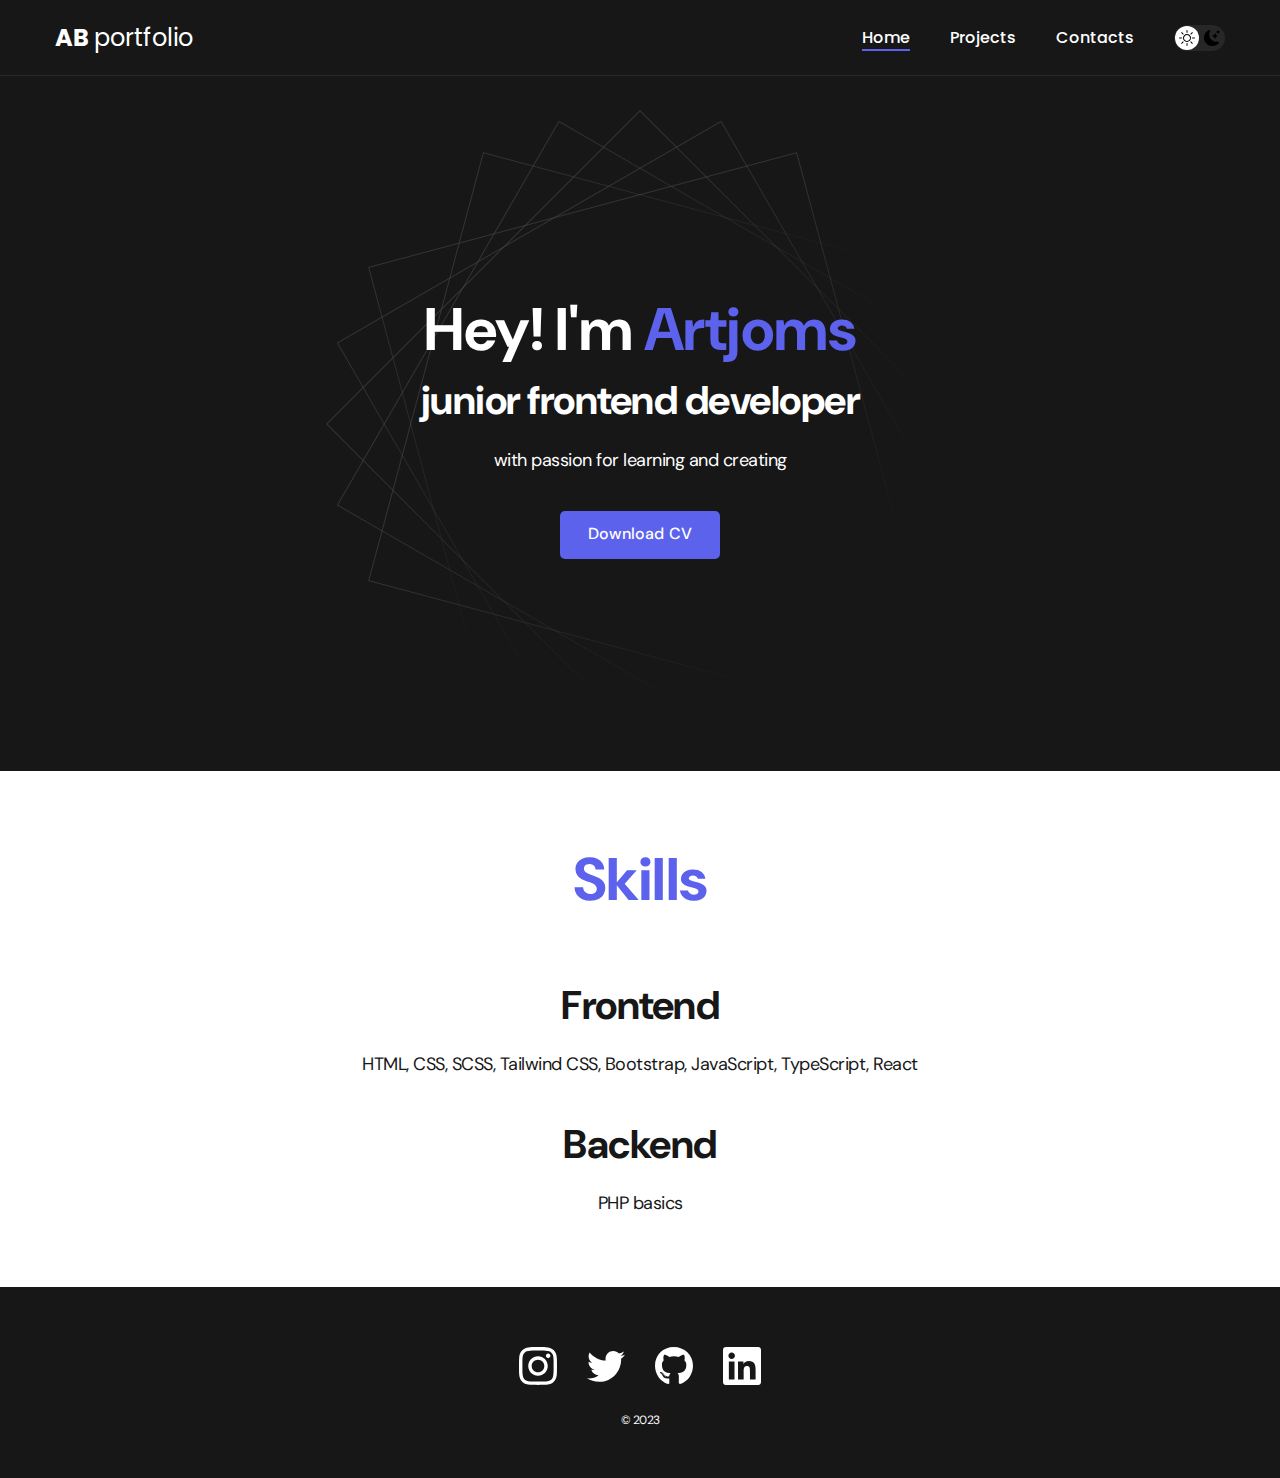
<file: index.html>
<!DOCTYPE html>
<html lang="en">

<head>
    <meta charset="UTF-8">
    <meta name="viewport" content="width=device-width, initial-scale=1.0">
    <title>Artjoms Portfolio</title>
    <link rel="stylesheet" href="./css/main.css">
</head>

<body>
    <nav class="nav">
        <div class="container">
            <div class="nav-row">
                <a href="./index.html" class="logo"><strong>AB</strong> portfolio</a>
                <ul class="nav-list">

                    <button class="dark-mode-btn">
                        <img src="./img/icons/Sun.svg" alt="Light mode" class="dark-mode__icon">
                        <img src="./img/icons/Moon.svg" alt="Dark mode" class="dark-mode__icon">
                    </button>

                    <li class="nav-list__item"><a href="./index.html"
                            class="nav-list__link nav-list__link--active">Home</a></li>
                    <li class="nav-list__item"><a href="./projects.html" class="nav-list__link">Projects</a></li>
                    <li class="nav-list__item"><a href="./contacts.html" class="nav-list__link">Contacts</a></li>
                </ul>
            </div>
    </nav>

    <header class="header">
        <div class="header__wrapper">
            <h1 class="header__title">
                <strong>Hey! I'm <em>Artjoms</em></strong><br>
                junior frontend developer
            </h1>
            <div class="header__text">
                <p>with passion for learning and creating</p>
            </div>
            <a href="./files/AB-resume.pdf.pdf" target="_blank" class="btn" download>Download CV</a>
        </div>
    </header>

    <main class="section">
        <div class="container">
            <h1 class="title-1">Skills</h1>


            <ul class="content-list">
                <li class="content-list__item">
                    <h2 class="title-2">Frontend</h2>
                    <p>HTML, CSS, SCSS, Tailwind CSS, Bootstrap, JavaScript, TypeScript, React</p>
                </li>

                <li class="content-list__item">
                    <h2 class="title-2">Backend</h2>
                    <p>PHP basics</p>
                </li>
            </ul>


        </div>
    </main>


    <footer class="footer">
        <div class="container">
            <div class="footer__wrapper">
                <ul class="social">
                    <li class="social__item"><a href="https://www.instagram.com/a.bubuga/" target="_blank"><img
                                src="./img/icons/instagram.svg" alt="Link"></a></li>
                    <li class="social__item"><a href="https://twitter.com/Artemka_Bigud/" target="_blank"><img
                                src="./img/icons/twitter.svg" alt="Link"></a></li>
                    <li class="social__item"><a href="https://github.com/Beegood-b/" target="_blank"><img
                                src="./img/icons/gitHub.svg" alt="Link"></a></li>
                    <li class="social__item"><a href="https://www.linkedin.com/in/artjoms-bugajenkovs-032aa41a8/"
                            target="_blank"><img src="./img/icons/linkedIn.svg" alt="Link"></a></li>
                </ul>
                <div class="copyright">
                    <p>© 2023</p>
                </div>
            </div>
        </div>
    </footer>


    <script src="./js/main.js"></script>
</body>

</html>
</file>
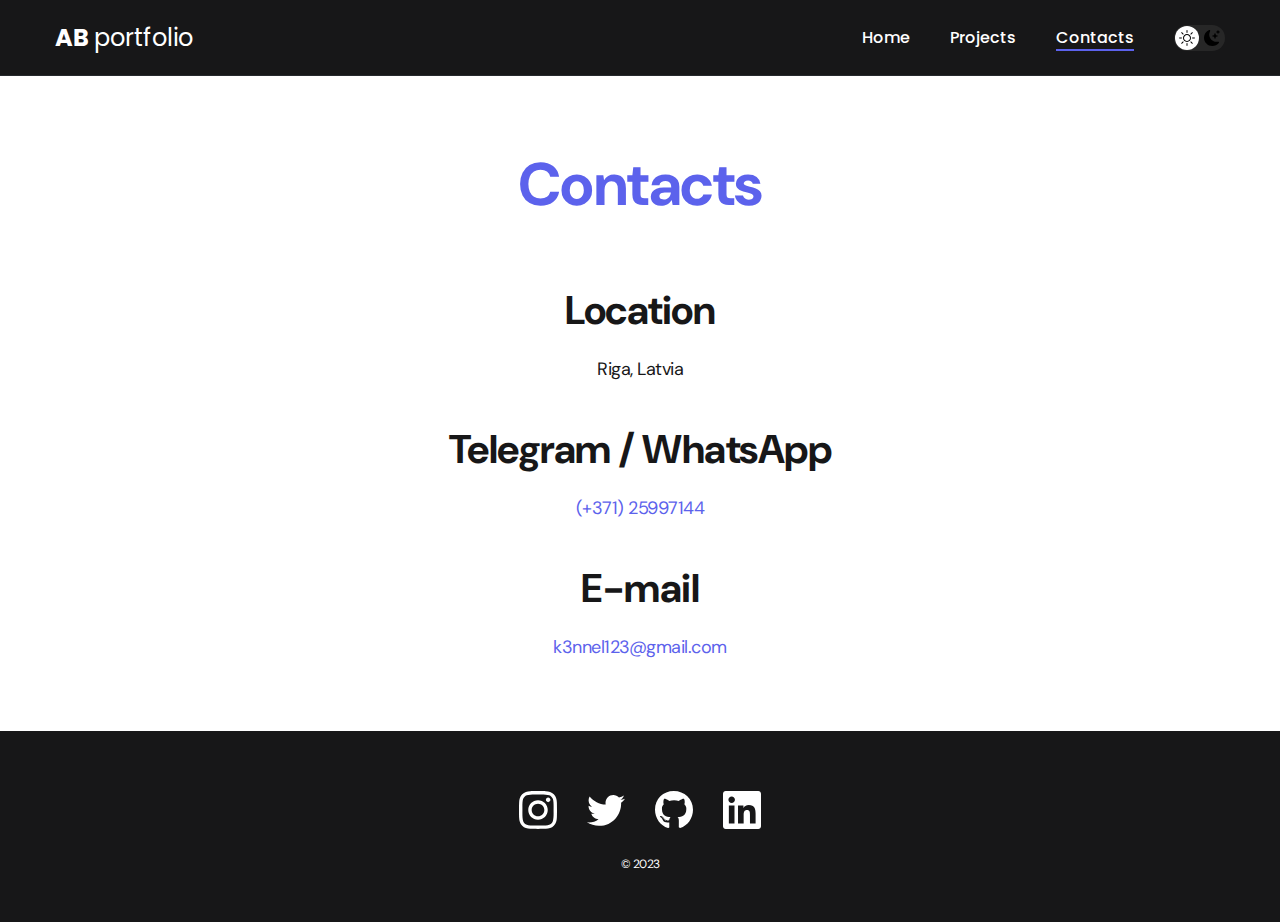
<file: contacts.html>
<!DOCTYPE html>
<html lang="en">

<head>
    <meta charset="UTF-8">
    <meta name="viewport" content="width=device-width, initial-scale=1.0">
    <title>Artjoms Portfolio</title>
    <link rel="stylesheet" href="./css/main.css">
</head>

<body class="overflow">
    <nav class="nav">
        <div class="container">
            <div class="nav-row">
                <a href="./index.html" class="logo"><strong>AB</strong> portfolio</a>
                <ul class="nav-list">

                    <button class="dark-mode-btn">
                        <img src="./img/icons/Sun.svg" alt="Light mode" class="dark-mode__icon">
                        <img src="./img/icons/Moon.svg" alt="Dark mode" class="dark-mode__icon">
                    </button>

                    <li class="nav-list__item"><a href="./index.html" class="nav-list__link ">Home</a></li>
                    <li class="nav-list__item"><a href="./projects.html" class="nav-list__link">Projects</a></li>
                    <li class="nav-list__item"><a href="./contacts.html"
                            class="nav-list__link nav-list__link--active">Contacts</a></li>
                </ul>
            </div>
    </nav>

    <main class="section">
        <div class="container">
            <h1 class="title-1">Contacts</h1>


            <ul class="content-list">
                <li class="content-list__item">
                    <h2 class="title-2">Location</h2>
                    <p>Riga, Latvia</p>
                </li>

                <li class="content-list__item">
                    <h2 class="title-2">Telegram / WhatsApp</h2>
                    <p><a href="tel:+37125997144">(+371) 25997144</a></p>
                </li>

                <li class="content-list__item">
                    <h2 class="title-2">E-mail</h2>
                    <p><a href="mailto:k3nnel123@gmail.com">k3nnel123@gmail.com</a></p>
                </li>
            </ul>


        </div>
    </main>

    <footer class="footer">
        <div class="container flex">
            <div class="footer__wrapper">
                <ul class="social">
                    <li class="social__item"><a href="https://www.instagram.com/a.bubuga/" target="_blank"><img
                                src="./img/icons/instagram.svg" alt="Link"></a></li>
                    <li class="social__item"><a href="https://twitter.com/Artemka_Bigud/" target="_blank"><img
                                src="./img/icons/twitter.svg" alt="Link"></a></li>
                    <li class="social__item"><a href="https://github.com/Beegood-b/" target="_blank"><img
                                src="./img/icons/gitHub.svg" alt="Link"></a></li>
                    <li class="social__item"><a href="https://www.linkedin.com/in/artjoms-bugajenkovs-032aa41a8/"
                            target="_blank"><img src="./img/icons/linkedIn.svg" alt="Link"></a></li>
                </ul>
                <div class="copyright">
                    <p>© 2023</p>
                </div>
            </div>
        </div>
    </footer>

    <script src="./js/main.js"></script>
</body>

</html>
</file>
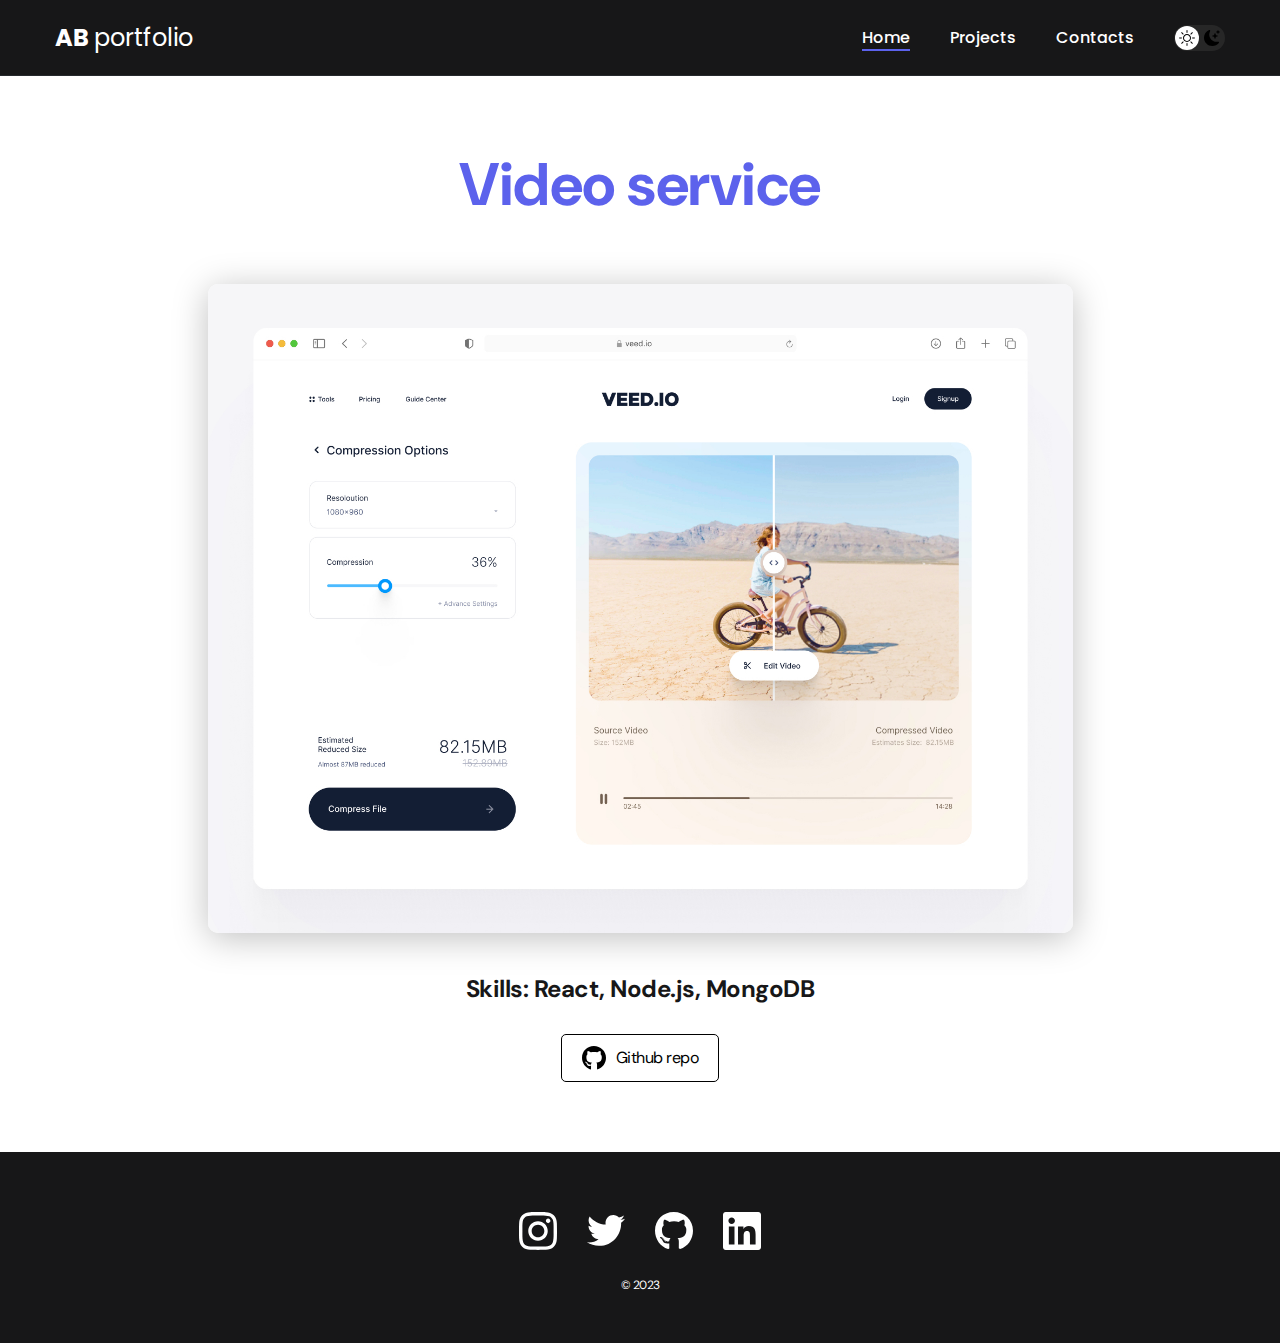
<file: project-page.html>
<!DOCTYPE html>
<html lang="en">

<head>
    <meta charset="UTF-8">
    <meta name="viewport" content="width=device-width, initial-scale=1.0">
    <title>Artjoms Portfolio</title>
    <link rel="stylesheet" href="./css/main.css">
</head>

<body>
    <nav class="nav">
        <div class="container">
            <div class="nav-row">
                <a href="./index.html" class="logo"><strong>AB</strong> portfolio</a>
                <ul class="nav-list">

                    <button class="dark-mode-btn">
                        <img src="./img/icons/Sun.svg" alt="Light mode" class="dark-mode__icon">
                        <img src="./img/icons/Moon.svg" alt="Dark mode" class="dark-mode__icon">
                    </button>

                    <li class="nav-list__item"><a href="./index.html"
                            class="nav-list__link nav-list__link--active">Home</a></li>
                    <li class="nav-list__item"><a href="./projects.html" class="nav-list__link">Projects</a></li>
                    <li class="nav-list__item"><a href="./contacts.html" class="nav-list__link">Contacts</a></li>
                </ul>
            </div>
    </nav>

    <main class="section">
        <div class="container">
            <div class="project-details">

                <h1 class="title-1">Video service</h1>

                <img src="./img/projects/02-big.jpg" alt="" class="project-details__cover">

                <div class="project-details__desc">
                    <p>Skills: React, Node.js, MongoDB</p>
                </div>

                <a href="#!" class="btn-outline">
                    <img src="./img/icons/gitHub-black.svg" alt="">
                    Github repo
                </a>
            </div>

        </div>
    </main>

    <footer class="footer">
        <div class="container">
            <div class="footer__wrapper">
                <ul class="social">
                    <li class="social__item"><a href="https://www.instagram.com/a.bubuga/" target="_blank"><img
                                src="./img/icons/instagram.svg" alt="Link"></a></li>
                    <li class="social__item"><a href="https://twitter.com/Artemka_Bigud/" target="_blank"><img
                                src="./img/icons/twitter.svg" alt="Link"></a></li>
                    <li class="social__item"><a href="https://github.com/Beegood-b/" target="_blank"><img
                                src="./img/icons/gitHub.svg" alt="Link"></a></li>
                    <li class="social__item"><a href="https://www.linkedin.com/in/artjoms-bugajenkovs-032aa41a8/"
                            target="_blank"><img src="./img/icons/linkedIn.svg" alt="Link"></a></li>
                </ul>
                <div class="copyright">
                    <p>© 2023</p>
                </div>
            </div>
        </div>
    </footer>

    <script src="./js/main.js"></script>
</body>

</html>
</file>
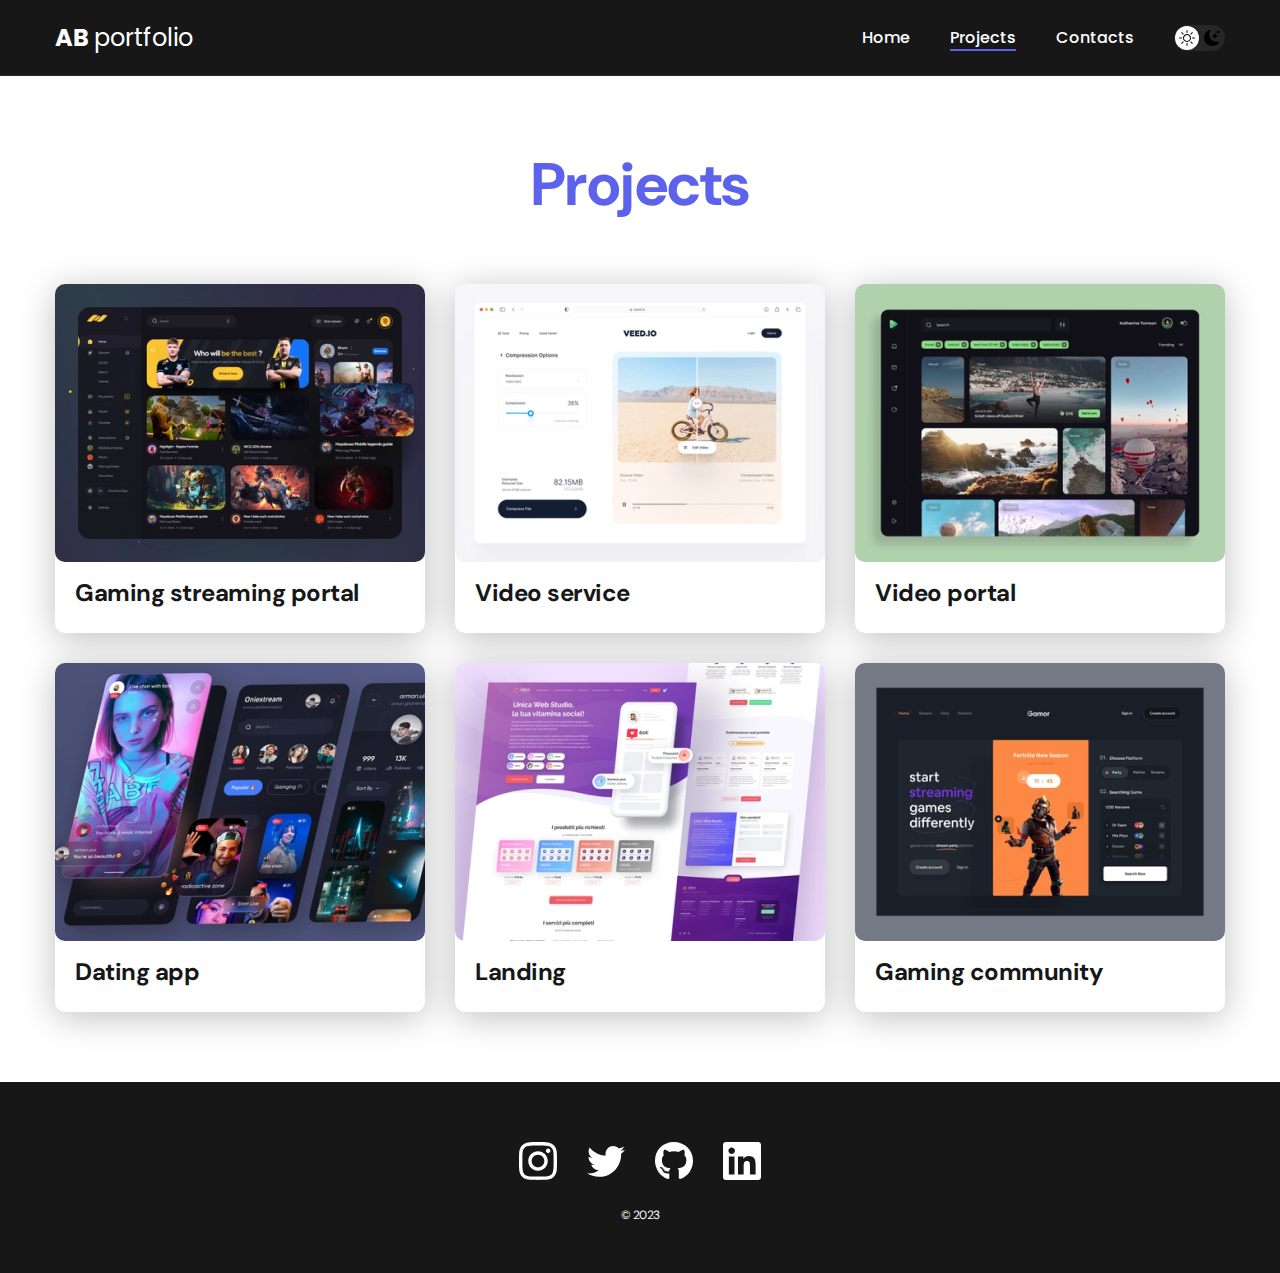
<file: projects.html>
<!DOCTYPE html>
<html lang="en">

<head>
    <meta charset="UTF-8">
    <meta name="viewport" content="width=device-width, initial-scale=1.0">
    <title>Artjoms Portfolio</title>
    <link rel="stylesheet" href="./css/main.css">
</head>

<body>
    <nav class="nav">
        <div class="container">
            <div class="nav-row">
                <a href="./index.html" class="logo"><strong>AB</strong> portfolio</a>
                <ul class="nav-list">

                    <button class="dark-mode-btn">
                        <img src="./img/icons/Sun.svg" alt="Light mode" class="dark-mode__icon">
                        <img src="./img/icons/Moon.svg" alt="Dark mode" class="dark-mode__icon">
                    </button>

                    <li class="nav-list__item"><a href="./index.html" class="nav-list__link ">Home</a></li>
                    <li class="nav-list__item"><a href="./projects.html"
                            class="nav-list__link nav-list__link--active">Projects</a></li>
                    <li class="nav-list__item"><a href="./contacts.html" class="nav-list__link">Contacts</a></li>
                </ul>
            </div>
    </nav>

    <main class="section">
        <div class="container">
            <h2 class="title-1">Projects</h2>
            <ul class="projects">
                <li class="project">
                    <a href="./project-page.html">
                        <img src="./img/projects/01.jpg" alt="Project img" class="project__img">
                        <h3 class="project__title">Gaming streaming portal</h3>
                    </a>
                </li>
                <li class="project">
                    <a href="./project-page.html">
                        <img src="./img/projects/02.jpg" alt="Project img" class="project__img">
                        <h3 class="project__title">Video service</h3>
                    </a>
                </li>
                <li class="project">
                    <a href="./project-page.html">
                        <img src="./img/projects/03.jpg" alt="Project img" class="project__img">
                        <h3 class="project__title">Video portal</h3>
                    </a>
                </li>

                <li class="project">
                    <img src="./img/projects/04.jpg" alt="Project img" class="project__img">
                    <h3 class="project__title">Dating app</h3>
                </li>
                <li class="project">
                    <img src="./img/projects/05.jpg" alt="Project img" class="project__img">
                    <h3 class="project__title">Landing</h3>
                </li>
                <li class="project">
                    <img src="./img/projects/06.jpg" alt="Project img" class="project__img">
                    <h3 class="project__title">Gaming community</h3>
                </li>

            </ul>
        </div>
    </main>

    <footer class="footer">
        <div class="container flex">
            <div class="footer__wrapper">
                <ul class="social">
                    <li class="social__item"><a href="https://www.instagram.com/a.bubuga/" target="_blank"><img
                                src="./img/icons/instagram.svg" alt="Link"></a></li>
                    <li class="social__item"><a href="https://twitter.com/Artemka_Bigud/" target="_blank"><img
                                src="./img/icons/twitter.svg" alt="Link"></a></li>
                    <li class="social__item"><a href="https://github.com/Beegood-b/" target="_blank"><img
                                src="./img/icons/gitHub.svg" alt="Link"></a></li>
                    <li class="social__item"><a href="https://www.linkedin.com/in/artjoms-bugajenkovs-032aa41a8/"
                            target="_blank"><img src="./img/icons/linkedIn.svg" alt="Link"></a></li>
                </ul>
                <div class="copyright">
                    <p>© 2023</p>
                </div>
            </div>
        </div>
    </footer>

    <script src="./js/main.js"></script>
</body>

</html>
</file>
<file: css/main.css>
@import "./reset.css";
@import url('https://fonts.googleapis.com/css2?family=DM+Sans:opsz,wght@9..40,400;9..40,500;9..40,700&family=Poppins:wght@400;500;700&display=swap');

/*
font-family: 'DM Sans', sans-serif;
font-family: 'Poppins', sans-serif;
*/

:root {
    --pureblack: #000;
    --black: #171718;
    --black-border: #26292D;
    --white: #fff;
    --purple: #5C62EC;

    --text-color: var(--black);

    --dark-bg: var(--black);
    --dark-border: var(--black-border);
    --header-text: var(--white);
    --accent: var(--purple);

    /*Light mode*/

    --page-bg: var(--white);
    --text-color: var(--black);
    --title-1: var(--accent);

    --project-card-bg: var(--white);
    --project-card-text: var(--black);
    --box-shadow: 0px 5px 35px rgba(0, 0, 0, 0.25);

}

.dark {
    /*Dark mode*/
    --page-bg: #252526;
    --text-color: var(--white);
    --title-1: var(--white);

    --project-card-bg: var(--black);
    --project-card-text: var(--white);
    --box-shadow: 0px 5px 35px rgba(0, 0, 0.8);

}


html,
body {
    display: flex;
    flex-direction: column;
    min-height: 100vh;

    font-family: 'DM Sans', sans-serif;
    letter-spacing: -0.5px;


    /*Light mode*/
    background-color: var(--page-bg);
    color: var(--text-color);
}

/* General */

.container {
    margin: 0 auto;
    padding: 0 15px;
    max-width: 1200px;
}

.none {
    display: none !important;
}

.section {
    padding: 70px 0;
}


.title-1 {
    margin-bottom: 60px;

    font-size: 60px;
    font-weight: 700;
    line-height: 1.3;
    color: var(--title-1);
    text-align: center;
}

.title-2 {
    margin-bottom: 20px;

    font-size: 40px;
    font-weight: 700;
    line-height: 1.3;
}

/* NAV */

.nav {
    padding: 20px 0;
    border-bottom: 1px solid var(--dark-border);
    background-color: var(--dark-bg);
    color: var(--header-text);
    letter-spacing: normal;
}

.nav-row {
    display: flex;
    justify-content: flex-end;
    align-items: center;
    column-gap: 30px;
    row-gap: 20px;
    flex-wrap: wrap;
}

.logo {
    margin-right: auto;
    color: var(--header-text);
    font-size: 24px;
    font-family: 'Poppins', sans-serif;

}

.logo strong {
    font-weight: 700;
}

.nav-list {
    display: flex;
    flex-wrap: wrap;
    row-gap: 10px;
    align-items: center;
    column-gap: 40px;
    font-size: 16px;
    font-weight: 500;
    font-family: 'Poppins', sans-serif;

}

.nav-list__link {
    color: var(--header-text);

}

.nav-list__link:hover {
    opacity: 0.8;
    transition: 0.2s ease-in;
}


.nav-list__link--active {
    position: relative;
}


.nav-list__link--active::before {
    content: "";

    position: absolute;
    left: 0;
    top: 100%;

    display: block;
    height: 2px;
    width: 100%;
    background-color: var(--accent);
}

/* Dark mode btn*/

.dark-mode-btn {
    order: 9;

    position: relative;
    display: flex;
    justify-content: space-between;

    padding: 5px;
    width: 51px;
    height: 26px;

    border-radius: 50px;
    background-color: #272727;
}

.dark-mode-btn::before {
    content: "";

    position: absolute;
    top: 1px;
    left: 1px;

    display: block;
    width: 24px;
    height: 24px;

    border-radius: 50%;
    background-color: var(--white);

    transition: left 0.2s ease-in;
}

.dark-mode-btn--active::before {
    left: 26px;
}

.dark-mode__icon {
    position: relative;
    z-index: 9;
}

/*Header*/

.header {
    display: flex;
    justify-content: center;
    align-items: center;

    padding: 40px 0;
    min-height: 695px;

    background-color: var(--dark-bg);
    background-image: url('../img/header-bg.png');
    background-repeat: no-repeat;
    background-size: auto;
    background-position: center center;

    color: var(--header-text);
    text-align: center;
}


.header__wrapper {
    padding: 0 15px;
    max-width: 660px;
}


.header__title {
    font-size: 40px;
    font-weight: 700;
    line-height: 1.4;
    margin-bottom: 20px;
}

.header__title strong {
    font-size: 60px;
    font-weight: 700;
}

.header__title em {
    font-style: normal;
    color: var(--accent);
}


.header__text {
    font-size: 18px;
    line-height: 1.333;
    margin-bottom: 40px;
}

.header__text p+p {
    margin-top: 1em;
}

/* Btn */

.btn {
    display: inline-block;
    height: 48px;
    padding: 12px 28px;
    border-radius: 5px;
    background-color: var(--accent);
    color: var(--white);
    letter-spacing: 0.15px;
    font-size: 16px;
    font-weight: 500;

    transition: 0.2s ease-out;
}

.btn:hover {
    opacity: 0.8;
}

.btn:active {
    position: relative;
    top: 1px;
}

/* Btn-outline */

.btn-outline {
    display: flex;
    column-gap: 10px;
    align-items: center;

    height: 48px;
    padding: 12px 20px;

    border-radius: 5px;
    border: 1px solid var(--pureblack);
    background-color: var(--white);
    color: var(--pureblack);

    transition: 0.2s ease-out;
}

.btn-outline:hover {
    opacity: 0.8;
}

.btn-outline:active {
    position: relative;
    top: 1px;
}


/* Projects */

.projects {
    display: flex;
    justify-content: center;
    flex-wrap: wrap;
    column-gap: 30px;
    row-gap: 30px;

}


.project {
    max-width: 370px;
    background-color: var(--project-card-bg);
    box-shadow: var(--box-shadow);
    border-radius: 10px;

}


.project__img {
    border-radius: 10px;
}


.project__title {
    padding: 15px 20px 25px;
    font-weight: 700;
    font-size: 24px;
    line-height: 1.3;
    color: var(--project-card-text);
}


/* Project-details */

.project-details {
    margin: 0 auto;
    max-width: 865px;

    display: flex;
    flex-direction: column;
    align-items: center;

    text-align: center;
}


.project-details__cover {
    max-width: 100%;
    margin-bottom: 40px;

    box-shadow: 0px 5px 35px rgba(0, 0, 0, 0.25);
    border-radius: 10px
}


.project-details__desc {
    margin-bottom: 30px;

    font-weight: 700;
    font-size: 24px;
    line-height: 1.3;
}

/* Content list */

.content-list {
    margin: 0 auto;

    max-width: 570px;
    display: flex;
    flex-direction: column;
    align-items: center;
    row-gap: 40px;
    text-align: center;
}


.content-list__item {
    font-size: 18px;
    line-height: 1.5;
}

.content-list a {
    color: var(--accent);
}


/* Footer*/

.footer {
    margin-top: auto;
    padding: 60px 0 50px;

    background-color: var(--dark-bg);
    color: var(--white);
}

.footer__wrapper {
    display: flex;
    flex-direction: column;
    align-items: center;
    row-gap: 27px;
}


.social {
    display: flex;
    column-gap: 30px;
    align-items: center;

}

.copyright {
    font-size: 12px;
}

@media (max-width: 675px) {

    /* Header*/

    .header {
        min-height: unset;
    }

    .header__title {
        font-size: 30px;
    }

    .header__title strong {
        font-size: 40px;
    }

    /* NAV*/

    .nav-row {
        justify-content: space-between;
    }

    .dark-mode-btn {
        order: 9;
    }

    /* General */

    .section {
        padding: 40px 0;
    }

    .title-1 {
        margin-bottom: 30px;
        font-size: 40px;
    }

    .title-2 {
        margin-bottom: 10px;
        font-size: 30px;
    }

    /* Projects*/

    .project__title {
        font-size: 22px;
    }

    /* Project page*/

    .project-details__desc {
        margin-bottom: 20px;
        font-size: 20px;
    }

    /*Content list*/

    .content-list {
        row-gap: 20px;
    }

    .content-list__item {
        font-size: 16px;
    }

    /*Footer*/

    .footer {
        padding: 40px 0 30px;
    }

    .footer__wrapper {
        row-gap: 20px;
    }

    /*Social media*/

    .social {
        column-gap: 20px;
    }

    .social__item {
        width: 28px;
    }

}

@media (min-width: 548px) {
    .nav-row {
        justify-content: flex-end;
    }

    .dark-mode-btn {
        order: 9;
    }
}
</file>
